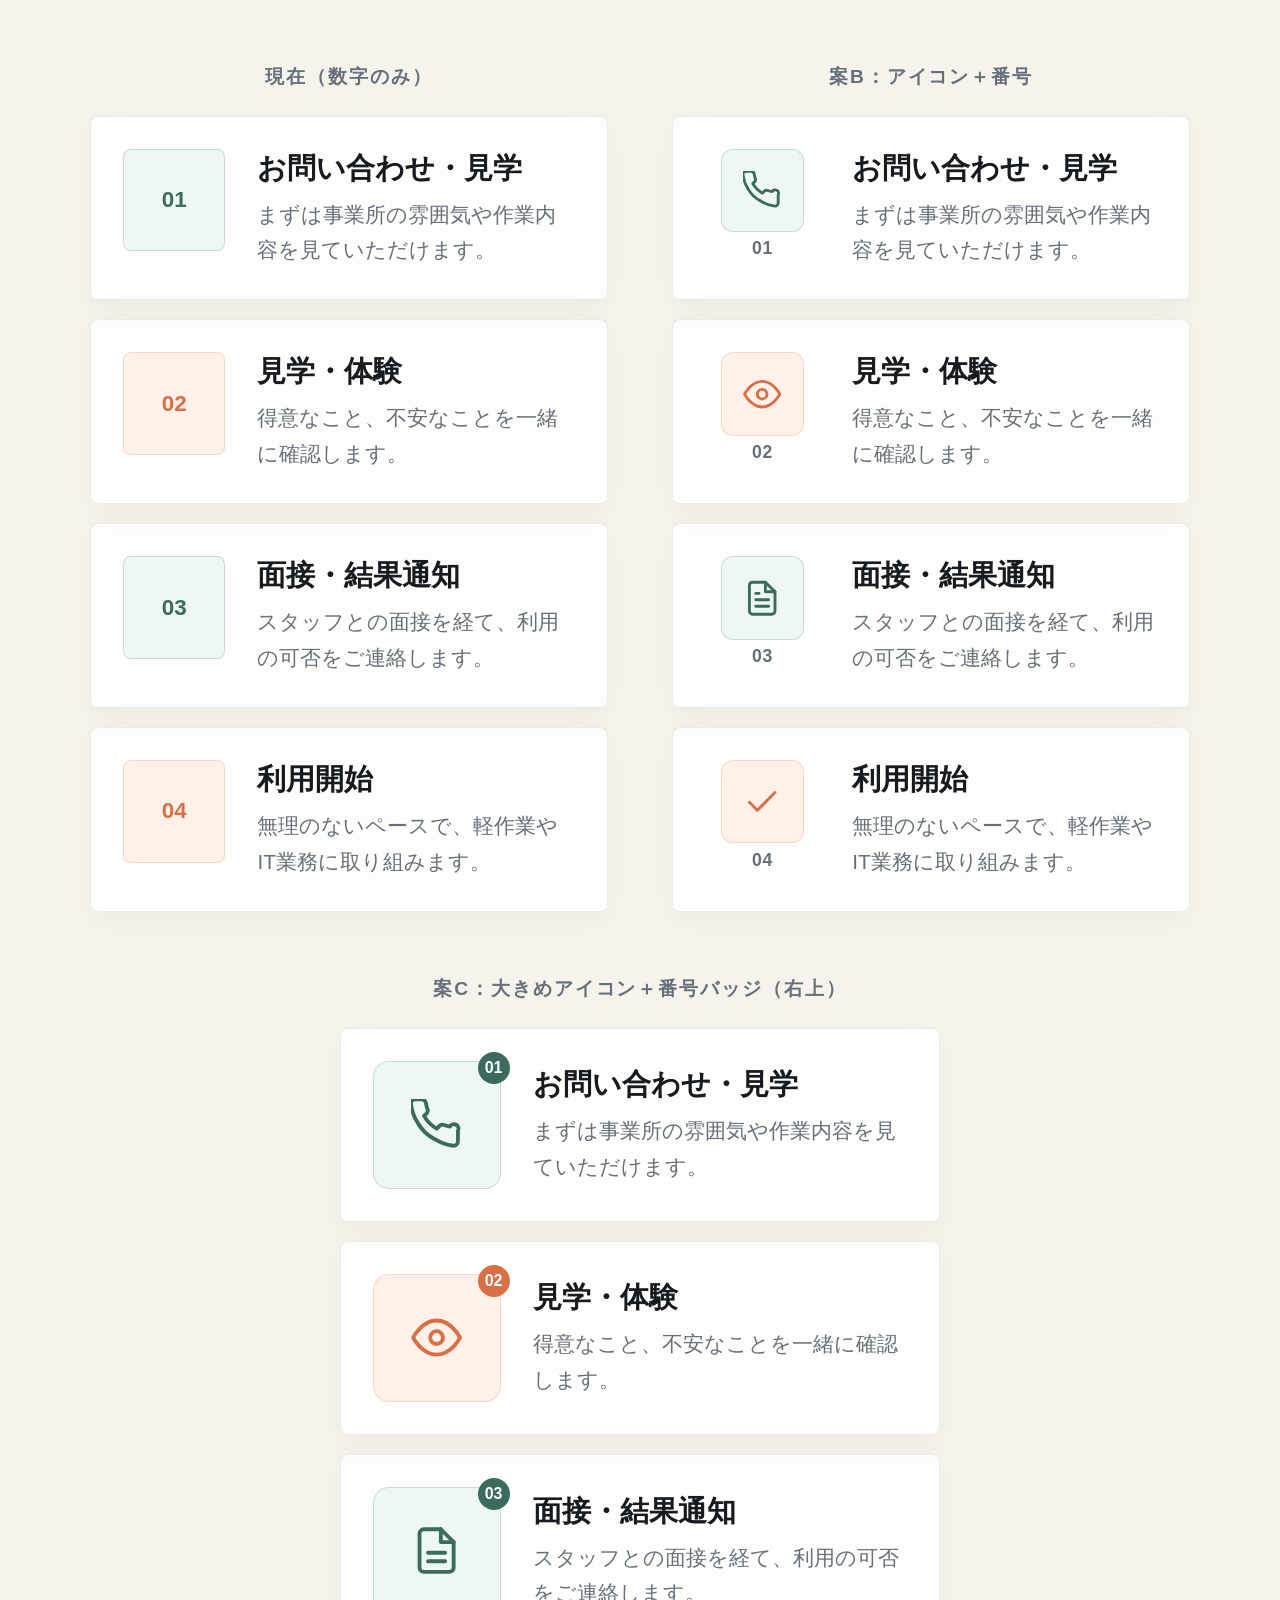
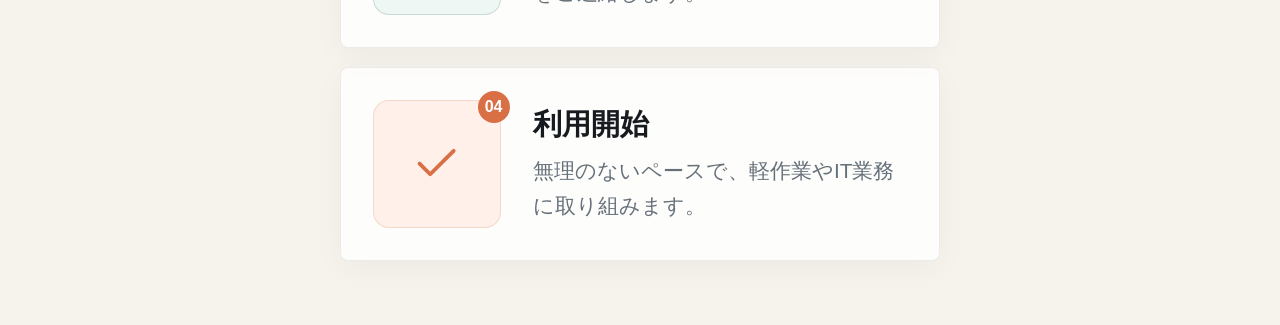
<file: flow_mockup.html>
<!DOCTYPE html>
<html lang="ja">
<head>
<meta charset="UTF-8">
<style>
  body { background: #f6f2ec; font-family: 'Noto Sans JP', sans-serif; padding: 4rem 2rem; }
  h2 { font-size: 2.4rem; margin-bottom: 2rem; text-align: center; color: #171b20; }
  .compare { display: grid; grid-template-columns: 1fr 1fr; gap: 4rem; max-width: 1100px; margin: 0 auto; }
  .label { text-align: center; font-size: 1.2rem; color: #66707a; margin-bottom: 1.6rem; font-weight: 700; letter-spacing: .1em; text-transform: uppercase; }

  /* 共通カード */
  .flow { display: grid; gap: 1.2rem; }
  .card { display: grid; gap: 2rem; border: 1px solid rgba(23,27,32,.08); border-radius: 8px; background: rgba(255,255,255,.8); padding: 2rem; box-shadow: 0 8px 32px rgba(0,0,0,.04); }
  .title { font-size: 1.8rem; font-weight: 700; margin: 0 0 .5rem; color: #171b20; }
  .desc { font-size: 1.3rem; color: #66707a; margin: 0; line-height: 1.7; }

  /* パターンA：現在（数字のみ） */
  .a .card { grid-template-columns: 6.4rem 1fr; align-items: start; }
  .a .num { display: grid; place-items: center; width: 6.4rem; height: 6.4rem; border-radius: 8px; font-family: 'Inter', sans-serif; font-size: 1.4rem; font-weight: 700; }
  .a .num.g { background: #eef7f4; color: #3a6b5e; border: 1px solid rgba(58,107,94,.2); }
  .a .num.c { background: #fff1ea; color: #d86f45; border: 1px solid rgba(216,111,69,.2); }

  /* パターンB：アイコン＋数字 */
  .b .card { grid-template-columns: 7.2rem 1fr; align-items: start; }
  .b .badge { display: flex; flex-direction: column; align-items: center; gap: .4rem; width: 7.2rem; }
  .b .badge .icon-wrap { display: grid; place-items: center; width: 5.2rem; height: 5.2rem; border-radius: 12px; }
  .b .badge .icon-wrap.g { background: #eef7f4; border: 1px solid rgba(58,107,94,.2); }
  .b .badge .icon-wrap.c { background: #fff1ea; border: 1px solid rgba(216,111,69,.2); }
  .b .badge svg { width: 2.4rem; height: 2.4rem; }
  .b .badge .num-label { font-family: 'Inter', sans-serif; font-size: 1.1rem; font-weight: 700; color: #66707a; letter-spacing: .05em; }

  /* パターンC：アイコン大きめ・横並び */
  .c .card { grid-template-columns: 8rem 1fr; align-items: center; }
  .c .badge { display: grid; place-items: center; width: 8rem; height: 8rem; border-radius: 16px; position: relative; }
  .c .badge.g { background: #eef7f4; border: 1px solid rgba(58,107,94,.2); }
  .c .badge.c { background: #fff1ea; border: 1px solid rgba(216,111,69,.2); }
  .c .badge svg { width: 3.2rem; height: 3.2rem; }
  .c .badge .step-num { position: absolute; top: -.6rem; right: -.6rem; background: #3a6b5e; color: #fff; font-size: 1rem; font-weight: 700; font-family: 'Inter', sans-serif; border-radius: 50%; width: 2rem; height: 2rem; display: grid; place-items: center; }
  .c .badge.c .step-num { background: #d86f45; }

  * { box-sizing: border-box; margin: 0; padding: 0; }
</style>
</head>
<body>

<div class="compare">

  <!-- 現在 -->
  <div>
    <div class="label">現在（数字のみ）</div>
    <div class="flow a">
      <div class="card">
        <div class="num g">01</div>
        <div><p class="title">お問い合わせ・見学</p><p class="desc">まずは事業所の雰囲気や作業内容を見ていただけます。</p></div>
      </div>
      <div class="card">
        <div class="num c">02</div>
        <div><p class="title">見学・体験</p><p class="desc">得意なこと、不安なことを一緒に確認します。</p></div>
      </div>
      <div class="card">
        <div class="num g">03</div>
        <div><p class="title">面接・結果通知</p><p class="desc">スタッフとの面接を経て、利用の可否をご連絡します。</p></div>
      </div>
      <div class="card">
        <div class="num c">04</div>
        <div><p class="title">利用開始</p><p class="desc">無理のないペースで、軽作業やIT業務に取り組みます。</p></div>
      </div>
    </div>
  </div>

  <!-- 案B：アイコン小＋番号ラベル -->
  <div>
    <div class="label">案B：アイコン＋番号</div>
    <div class="flow b">
      <div class="card">
        <div class="badge">
          <div class="icon-wrap g">
            <svg viewBox="0 0 24 24" fill="none" stroke="#3a6b5e" stroke-width="1.8" stroke-linecap="round" stroke-linejoin="round">
              <path d="M22 16.92v3a2 2 0 01-2.18 2 19.79 19.79 0 01-8.63-3.07A19.5 19.5 0 013.07 11 19.79 19.79 0 01.01 2.37 2 2 0 012 .18h3a2 2 0 012 1.72c.127.96.361 1.903.7 2.81a2 2 0 01-.45 2.11L6.09 7.91a16 16 0 006 6l1.27-1.27a2 2 0 012.11-.45c.907.339 1.85.573 2.81.7A2 2 0 0122 14.92z"/>
            </svg>
          </div>
          <span class="num-label">01</span>
        </div>
        <div><p class="title">お問い合わせ・見学</p><p class="desc">まずは事業所の雰囲気や作業内容を見ていただけます。</p></div>
      </div>
      <div class="card">
        <div class="badge">
          <div class="icon-wrap c">
            <svg viewBox="0 0 24 24" fill="none" stroke="#d86f45" stroke-width="1.8" stroke-linecap="round" stroke-linejoin="round">
              <path d="M1 12s4-8 11-8 11 8 11 8-4 8-11 8-11-8-11-8z"/><circle cx="12" cy="12" r="3"/>
            </svg>
          </div>
          <span class="num-label">02</span>
        </div>
        <div><p class="title">見学・体験</p><p class="desc">得意なこと、不安なことを一緒に確認します。</p></div>
      </div>
      <div class="card">
        <div class="badge">
          <div class="icon-wrap g">
            <svg viewBox="0 0 24 24" fill="none" stroke="#3a6b5e" stroke-width="1.8" stroke-linecap="round" stroke-linejoin="round">
              <path d="M14 2H6a2 2 0 00-2 2v16a2 2 0 002 2h12a2 2 0 002-2V8z"/><polyline points="14 2 14 8 20 8"/><line x1="16" y1="13" x2="8" y2="13"/><line x1="16" y1="17" x2="8" y2="17"/><polyline points="10 9 9 9 8 9"/>
            </svg>
          </div>
          <span class="num-label">03</span>
        </div>
        <div><p class="title">面接・結果通知</p><p class="desc">スタッフとの面接を経て、利用の可否をご連絡します。</p></div>
      </div>
      <div class="card">
        <div class="badge">
          <div class="icon-wrap c">
            <svg viewBox="0 0 24 24" fill="none" stroke="#d86f45" stroke-width="1.8" stroke-linecap="round" stroke-linejoin="round">
              <polyline points="20 6 9 17 4 12"/>
            </svg>
          </div>
          <span class="num-label">04</span>
        </div>
        <div><p class="title">利用開始</p><p class="desc">無理のないペースで、軽作業やIT業務に取り組みます。</p></div>
      </div>
    </div>
  </div>

</div>

<!-- 案C：アイコン大＋バッジ -->
<div style="max-width:600px; margin: 4rem auto 0;">
  <div class="label" style="margin-bottom:1.6rem;">案C：大きめアイコン＋番号バッジ（右上）</div>
  <div class="flow c">
    <div class="card">
      <div class="badge g"><svg viewBox="0 0 24 24" fill="none" stroke="#3a6b5e" stroke-width="1.8" stroke-linecap="round" stroke-linejoin="round" width="32" height="32"><path d="M22 16.92v3a2 2 0 01-2.18 2 19.79 19.79 0 01-8.63-3.07A19.5 19.5 0 013.07 11 19.79 19.79 0 01.01 2.37 2 2 0 012 .18h3a2 2 0 012 1.72c.127.96.361 1.903.7 2.81a2 2 0 01-.45 2.11L6.09 7.91a16 16 0 006 6l1.27-1.27a2 2 0 012.11-.45c.907.339 1.85.573 2.81.7A2 2 0 0122 14.92z"/></svg><span class="step-num">01</span></div>
      <div><p class="title">お問い合わせ・見学</p><p class="desc">まずは事業所の雰囲気や作業内容を見ていただけます。</p></div>
    </div>
    <div class="card">
      <div class="badge c"><svg viewBox="0 0 24 24" fill="none" stroke="#d86f45" stroke-width="1.8" stroke-linecap="round" stroke-linejoin="round" width="32" height="32"><path d="M1 12s4-8 11-8 11 8 11 8-4 8-11 8-11-8-11-8z"/><circle cx="12" cy="12" r="3"/></svg><span class="step-num">02</span></div>
      <div><p class="title">見学・体験</p><p class="desc">得意なこと、不安なことを一緒に確認します。</p></div>
    </div>
    <div class="card">
      <div class="badge g"><svg viewBox="0 0 24 24" fill="none" stroke="#3a6b5e" stroke-width="1.8" stroke-linecap="round" stroke-linejoin="round" width="32" height="32"><path d="M14 2H6a2 2 0 00-2 2v16a2 2 0 002 2h12a2 2 0 002-2V8z"/><polyline points="14 2 14 8 20 8"/><line x1="16" y1="13" x2="8" y2="13"/><line x1="16" y1="17" x2="8" y2="17"/></svg><span class="step-num">03</span></div>
      <div><p class="title">面接・結果通知</p><p class="desc">スタッフとの面接を経て、利用の可否をご連絡します。</p></div>
    </div>
    <div class="card">
      <div class="badge c"><svg viewBox="0 0 24 24" fill="none" stroke="#d86f45" stroke-width="1.8" stroke-linecap="round" stroke-linejoin="round" width="32" height="32"><polyline points="20 6 9 17 4 12"/></svg><span class="step-num">04</span></div>
      <div><p class="title">利用開始</p><p class="desc">無理のないペースで、軽作業やIT業務に取り組みます。</p></div>
    </div>
  </div>
</div>

</body>
</html>
</file>
